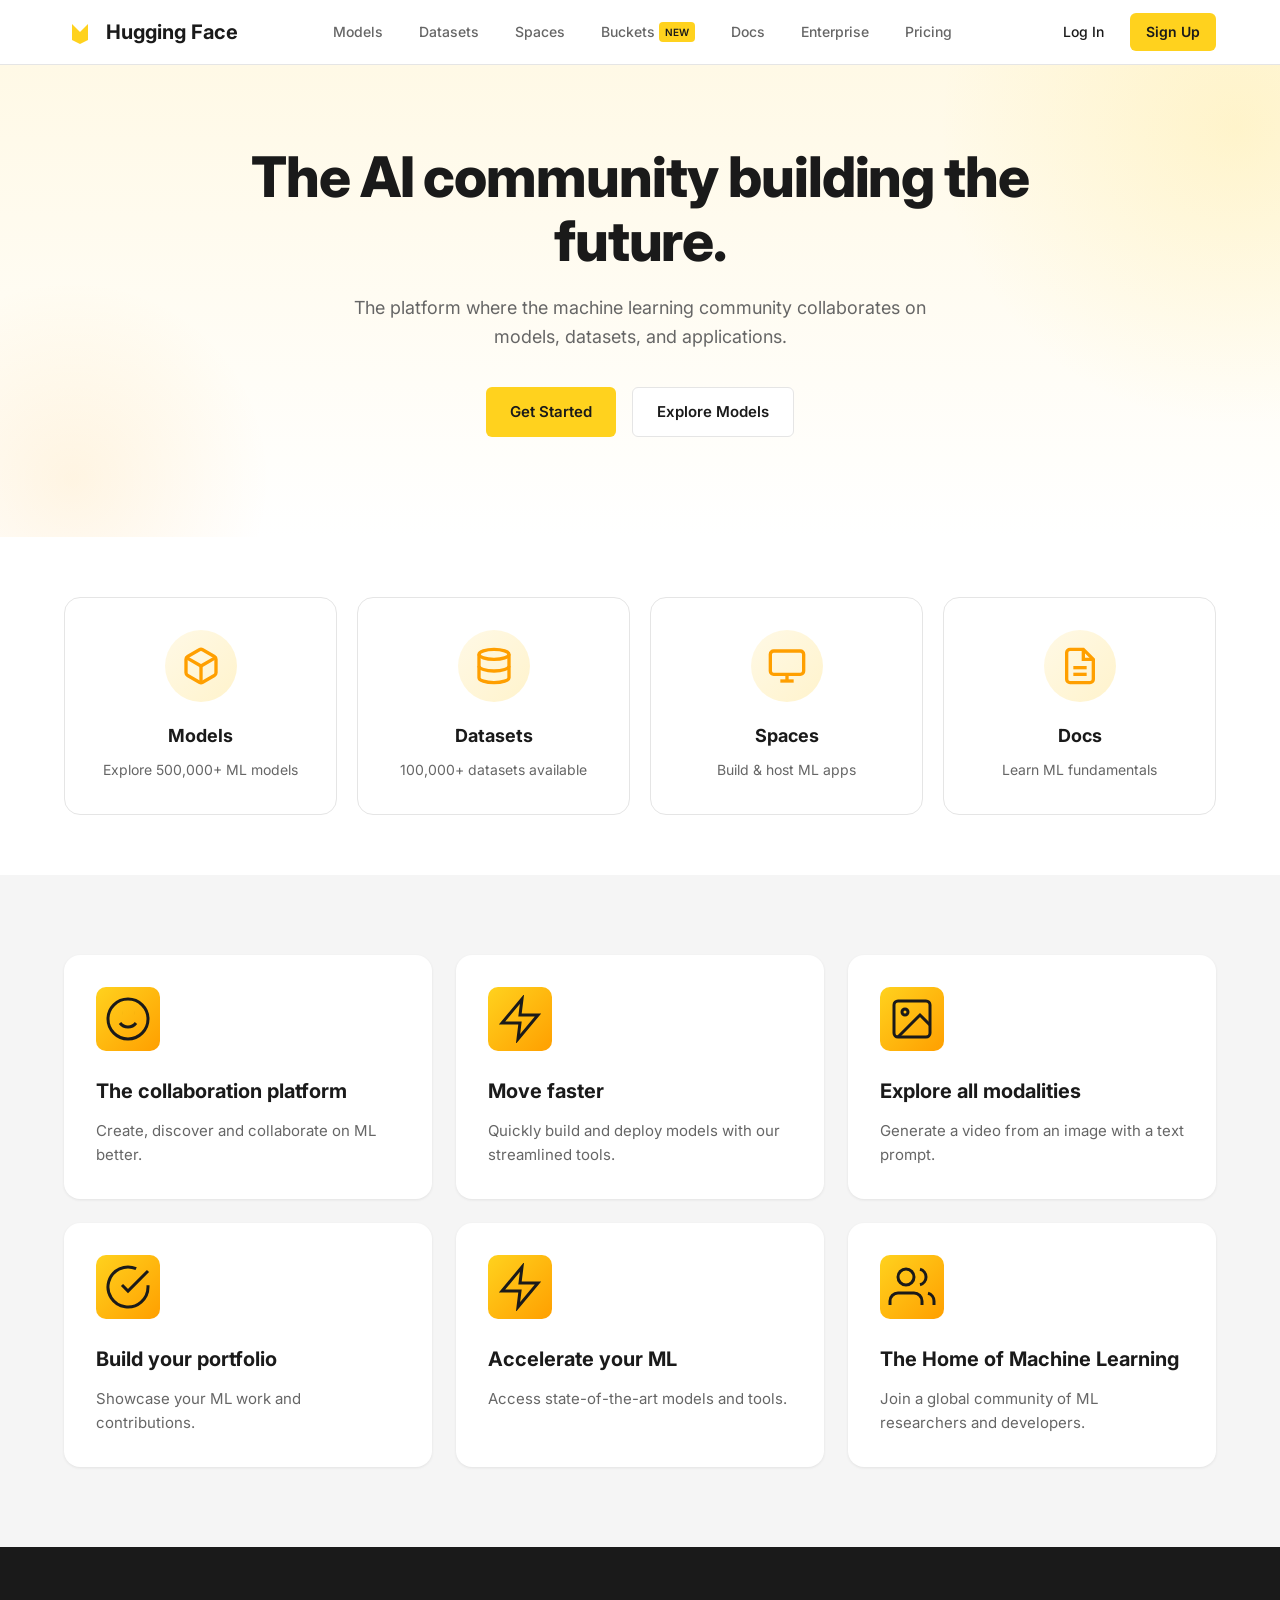
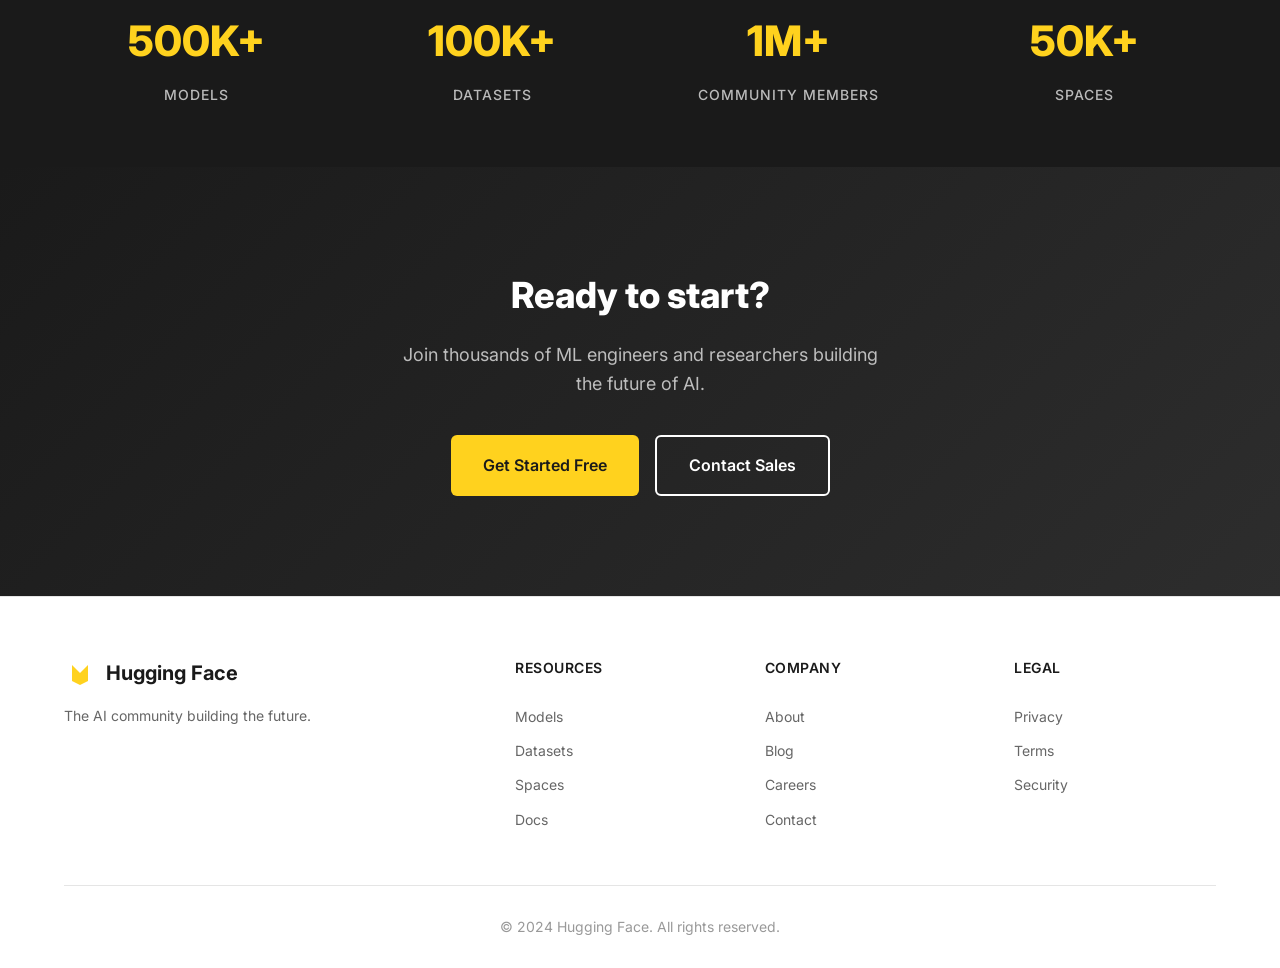
<file: huggingface_clone/index.html>
<!DOCTYPE html>
<html lang="en">
<head>
    <meta charset="UTF-8">
    <meta name="viewport" content="width=device-width, initial-scale=1.0">
    <title>Hugging Face – The AI community building the future.</title>
    <link rel="stylesheet" href="styles.css">
    <link rel="preconnect" href="https://fonts.googleapis.com">
    <link rel="preconnect" href="https://fonts.gstatic.com" crossorigin>
    <link href="https://fonts.googleapis.com/css2?family=Inter:wght@400;500;600;700;800&display=swap" rel="stylesheet">
</head>
<body>
    <!-- Header / Navbar -->
    <header class="navbar">
        <div class="nav-container">
            <a href="#" class="logo">
                <svg width="32" height="32" viewBox="0 0 32 32" fill="none" xmlns="http://www.w3.org/2000/svg">
                    <path d="M24.6 12.8C24.6 12.8 24.6 12.8 24.6 12.8C24.6 12.8 24.6 12.8 24.6 12.8Z" fill="#FFD21E"/>
                    <path d="M20.4 8.4C20.4 8.4 20.4 8.4 20.4 8.4C20.4 8.4 20.4 8.4 20.4 8.4Z" fill="#FFD21E"/>
                    <path d="M16 4C16 4 16 4 16 4C16 4 16 4 16 4Z" fill="#FFD21E"/>
                    <path d="M8 16C8 16 8 16 8 16C8 16 8 16 8 16Z" fill="#FFD21E"/>
                    <path d="M8 20.4C8 20.4 8 20.4 8 20.4C8 20.4 8 20.4 8 20.4Z" fill="#FFD21E"/>
                    <path d="M16 28C16 28 16 28 16 28C16 28 16 28 16 28Z" fill="#FFD21E"/>
                    <path d="M16 16L8 8V24L16 28V16Z" fill="#FFD21E"/>
                    <path d="M16 16L24 8V24L16 28V16Z" fill="#FFD21E"/>
                </svg>
                <span>Hugging Face</span>
            </a>
            <nav class="nav-links">
                <a href="#" class="nav-link">Models</a>
                <a href="#" class="nav-link">Datasets</a>
                <a href="#" class="nav-link">Spaces</a>
                <a href="#" class="nav-link">Buckets <span class="badge-new">new</span></a>
                <a href="#" class="nav-link">Docs</a>
                <a href="#" class="nav-link">Enterprise</a>
                <a href="#" class="nav-link">Pricing</a>
            </nav>
            <div class="nav-actions">
                <a href="#" class="btn-login">Log In</a>
                <a href="#" class="btn-signup">Sign Up</a>
            </div>
            <button class="menu-toggle" id="menuToggle">
                <span></span>
                <span></span>
                <span></span>
            </button>
        </div>
    </header>

    <!-- Mobile Menu -->
    <div class="mobile-menu" id="mobileMenu">
        <a href="#" class="mobile-nav-link">Models</a>
        <a href="#" class="mobile-nav-link">Datasets</a>
        <a href="#" class="mobile-nav-link">Spaces</a>
        <a href="#" class="mobile-nav-link">Buckets <span class="badge-new">new</span></a>
        <a href="#" class="mobile-nav-link">Docs</a>
        <a href="#" class="mobile-nav-link">Enterprise</a>
        <a href="#" class="mobile-nav-link">Pricing</a>
        <div class="mobile-nav-actions">
            <a href="#" class="btn-login">Log In</a>
            <a href="#" class="btn-signup">Sign Up</a>
        </div>
    </div>

    <!-- Hero Section -->
    <section class="hero">
        <div class="hero-content">
            <h1>The AI community building the future.</h1>
            <p>The platform where the machine learning community collaborates on models, datasets, and applications.</p>
            <div class="hero-buttons">
                <a href="#" class="btn btn-primary">Get Started</a>
                <a href="#" class="btn btn-secondary">Explore Models</a>
            </div>
        </div>
    </section>

    <!-- Quick Links Section -->
    <section class="quick-links">
        <div class="container">
            <div class="quick-link-cards">
                <a href="#" class="quick-card">
                    <div class="quick-icon">
                        <svg width="40" height="40" viewBox="0 0 24 24" fill="none" stroke="currentColor" stroke-width="2">
                            <path d="M21 16V8a2 2 0 0 0-1-1.73l-7-4a2 2 0 0 0-2 0l-7 4A2 2 0 0 0 3 8v8a2 2 0 0 0 1 1.73l7 4a2 2 0 0 0 2 0l7-4A2 2 0 0 0 21 16z"/>
                            <polyline points="3.27 6.96 12 12.01 20.73 6.96"/>
                            <line x1="12" y1="22.08" x2="12" y2="12"/>
                        </svg>
                    </div>
                    <h3>Models</h3>
                    <p>Explore 500,000+ ML models</p>
                </a>
                <a href="#" class="quick-card">
                    <div class="quick-icon">
                        <svg width="40" height="40" viewBox="0 0 24 24" fill="none" stroke="currentColor" stroke-width="2">
                            <ellipse cx="12" cy="5" rx="9" ry="3"/>
                            <path d="M21 12c0 1.66-4 3-9 3s-9-1.34-9-3"/>
                            <path d="M3 5v14c0 1.66 4 3 9 3s9-1.34 9-3V5"/>
                        </svg>
                    </div>
                    <h3>Datasets</h3>
                    <p>100,000+ datasets available</p>
                </a>
                <a href="#" class="quick-card">
                    <div class="quick-icon">
                        <svg width="40" height="40" viewBox="0 0 24 24" fill="none" stroke="currentColor" stroke-width="2">
                            <rect x="2" y="3" width="20" height="14" rx="2" ry="2"/>
                            <line x1="8" y1="21" x2="16" y2="21"/>
                            <line x1="12" y1="17" x2="12" y2="21"/>
                        </svg>
                    </div>
                    <h3>Spaces</h3>
                    <p>Build & host ML apps</p>
                </a>
                <a href="#" class="quick-card">
                    <div class="quick-icon">
                        <svg width="40" height="40" viewBox="0 0 24 24" fill="none" stroke="currentColor" stroke-width="2">
                            <path d="M14 2H6a2 2 0 0 0-2 2v16a2 2 0 0 0 2 2h12a2 2 0 0 0 2-2V8z"/>
                            <polyline points="14 2 14 8 20 8"/>
                            <line x1="16" y1="13" x2="8" y2="13"/>
                            <line x1="16" y1="17" x2="8" y2="17"/>
                        </svg>
                    </div>
                    <h3>Docs</h3>
                    <p>Learn ML fundamentals</p>
                </a>
            </div>
        </div>
    </section>

    <!-- Features Section -->
    <section class="features">
        <div class="container">
            <div class="features-grid">
                <div class="feature-card">
                    <div class="feature-icon">
                        <svg width="48" height="48" viewBox="0 0 24 24" fill="none" stroke="currentColor" stroke-width="1.5">
                            <circle cx="12" cy="12" r="10"/>
                            <path d="M8 14s1.5 2 4 2 4-2 4-2"/>
                            <line x1="9" y1="9" x2="9.01" y2="9"/>
                            <line x1="15" y1="9" x2="15.01" y2="9"/>
                        </svg>
                    </div>
                    <h3>The collaboration platform</h3>
                    <p>Create, discover and collaborate on ML better.</p>
                </div>
                <div class="feature-card">
                    <div class="feature-icon">
                        <svg width="48" height="48" viewBox="0 0 24 24" fill="none" stroke="currentColor" stroke-width="1.5">
                            <polygon points="13 2 3 14 12 14 11 22 21 10 12 10 13 2"/>
                        </svg>
                    </div>
                    <h3>Move faster</h3>
                    <p>Quickly build and deploy models with our streamlined tools.</p>
                </div>
                <div class="feature-card">
                    <div class="feature-icon">
                        <svg width="48" height="48" viewBox="0 0 24 24" fill="none" stroke="currentColor" stroke-width="1.5">
                            <rect x="3" y="3" width="18" height="18" rx="2" ry="2"/>
                            <circle cx="8.5" cy="8.5" r="1.5"/>
                            <polyline points="21 15 16 10 5 21"/>
                        </svg>
                    </div>
                    <h3>Explore all modalities</h3>
                    <p>Generate a video from an image with a text prompt.</p>
                </div>
                <div class="feature-card">
                    <div class="feature-icon">
                        <svg width="48" height="48" viewBox="0 0 24 24" fill="none" stroke="currentColor" stroke-width="1.5">
                            <path d="M22 11.08V12a10 10 0 1 1-5.93-9.14"/>
                            <polyline points="22 4 12 14.01 9 11.01"/>
                        </svg>
                    </div>
                    <h3>Build your portfolio</h3>
                    <p>Showcase your ML work and contributions.</p>
                </div>
                <div class="feature-card">
                    <div class="feature-icon">
                        <svg width="48" height="48" viewBox="0 0 24 24" fill="none" stroke="currentColor" stroke-width="1.5">
                            <path d="M13 2L3 14h9l-1 8 10-12h-9l1-8z"/>
                        </svg>
                    </div>
                    <h3>Accelerate your ML</h3>
                    <p>Access state-of-the-art models and tools.</p>
                </div>
                <div class="feature-card">
                    <div class="feature-icon">
                        <svg width="48" height="48" viewBox="0 0 24 24" fill="none" stroke="currentColor" stroke-width="1.5">
                            <path d="M17 21v-2a4 4 0 0 0-4-4H5a4 4 0 0 0-4 4v2"/>
                            <circle cx="9" cy="7" r="4"/>
                            <path d="M23 21v-2a4 4 0 0 0-3-3.87"/>
                            <path d="M16 3.13a4 4 0 0 1 0 7.75"/>
                        </svg>
                    </div>
                    <h3>The Home of Machine Learning</h3>
                    <p>Join a global community of ML researchers and developers.</p>
                </div>
            </div>
        </div>
    </section>

    <!-- Stats Section -->
    <section class="stats">
        <div class="container">
            <div class="stats-grid">
                <div class="stat-item">
                    <span class="stat-number">500K+</span>
                    <span class="stat-label">Models</span>
                </div>
                <div class="stat-item">
                    <span class="stat-number">100K+</span>
                    <span class="stat-label">Datasets</span>
                </div>
                <div class="stat-item">
                    <span class="stat-number">1M+</span>
                    <span class="stat-label">Community Members</span>
                </div>
                <div class="stat-item">
                    <span class="stat-number">50K+</span>
                    <span class="stat-label">Spaces</span>
                </div>
            </div>
        </div>
    </section>

    <!-- CTA Section -->
    <section class="cta">
        <div class="container">
            <h2>Ready to start?</h2>
            <p>Join thousands of ML engineers and researchers building the future of AI.</p>
            <div class="cta-buttons">
                <a href="#" class="btn btn-primary btn-large">Get Started Free</a>
                <a href="#" class="btn btn-outline btn-large">Contact Sales</a>
            </div>
        </div>
    </section>

    <!-- Footer -->
    <footer class="footer">
        <div class="container">
            <div class="footer-grid">
                <div class="footer-brand">
                    <a href="#" class="logo">
                        <svg width="32" height="32" viewBox="0 0 32 32" fill="none" xmlns="http://www.w3.org/2000/svg">
                            <path d="M24.6 12.8C24.6 12.8 24.6 12.8 24.6 12.8C24.6 12.8 24.6 12.8 24.6 12.8Z" fill="#FFD21E"/>
                            <path d="M20.4 8.4C20.4 8.4 20.4 8.4 20.4 8.4C20.4 8.4 20.4 8.4 20.4 8.4Z" fill="#FFD21E"/>
                            <path d="M16 4C16 4 16 4 16 4C16 4 16 4 16 4Z" fill="#FFD21E"/>
                            <path d="M8 16C8 16 8 16 8 16C8 16 8 16 8 16Z" fill="#FFD21E"/>
                            <path d="M8 20.4C8 20.4 8 20.4 8 20.4C8 20.4 8 20.4 8 20.4Z" fill="#FFD21E"/>
                            <path d="M16 28C16 28 16 28 16 28C16 28 16 28 16 28Z" fill="#FFD21E"/>
                            <path d="M16 16L8 8V24L16 28V16Z" fill="#FFD21E"/>
                            <path d="M16 16L24 8V24L16 28V16Z" fill="#FFD21E"/>
                        </svg>
                        <span>Hugging Face</span>
                    </a>
                    <p>The AI community building the future.</p>
                </div>
                <div class="footer-links">
                    <h4>Resources</h4>
                    <a href="#">Models</a>
                    <a href="#">Datasets</a>
                    <a href="#">Spaces</a>
                    <a href="#">Docs</a>
                </div>
                <div class="footer-links">
                    <h4>Company</h4>
                    <a href="#">About</a>
                    <a href="#">Blog</a>
                    <a href="#">Careers</a>
                    <a href="#">Contact</a>
                </div>
                <div class="footer-links">
                    <h4>Legal</h4>
                    <a href="#">Privacy</a>
                    <a href="#">Terms</a>
                    <a href="#">Security</a>
                </div>
            </div>
            <div class="footer-bottom">
                <p>&copy; 2024 Hugging Face. All rights reserved.</p>
            </div>
        </div>
    </footer>

    <script src="script.js"></script>
</body>
</html>
</file>
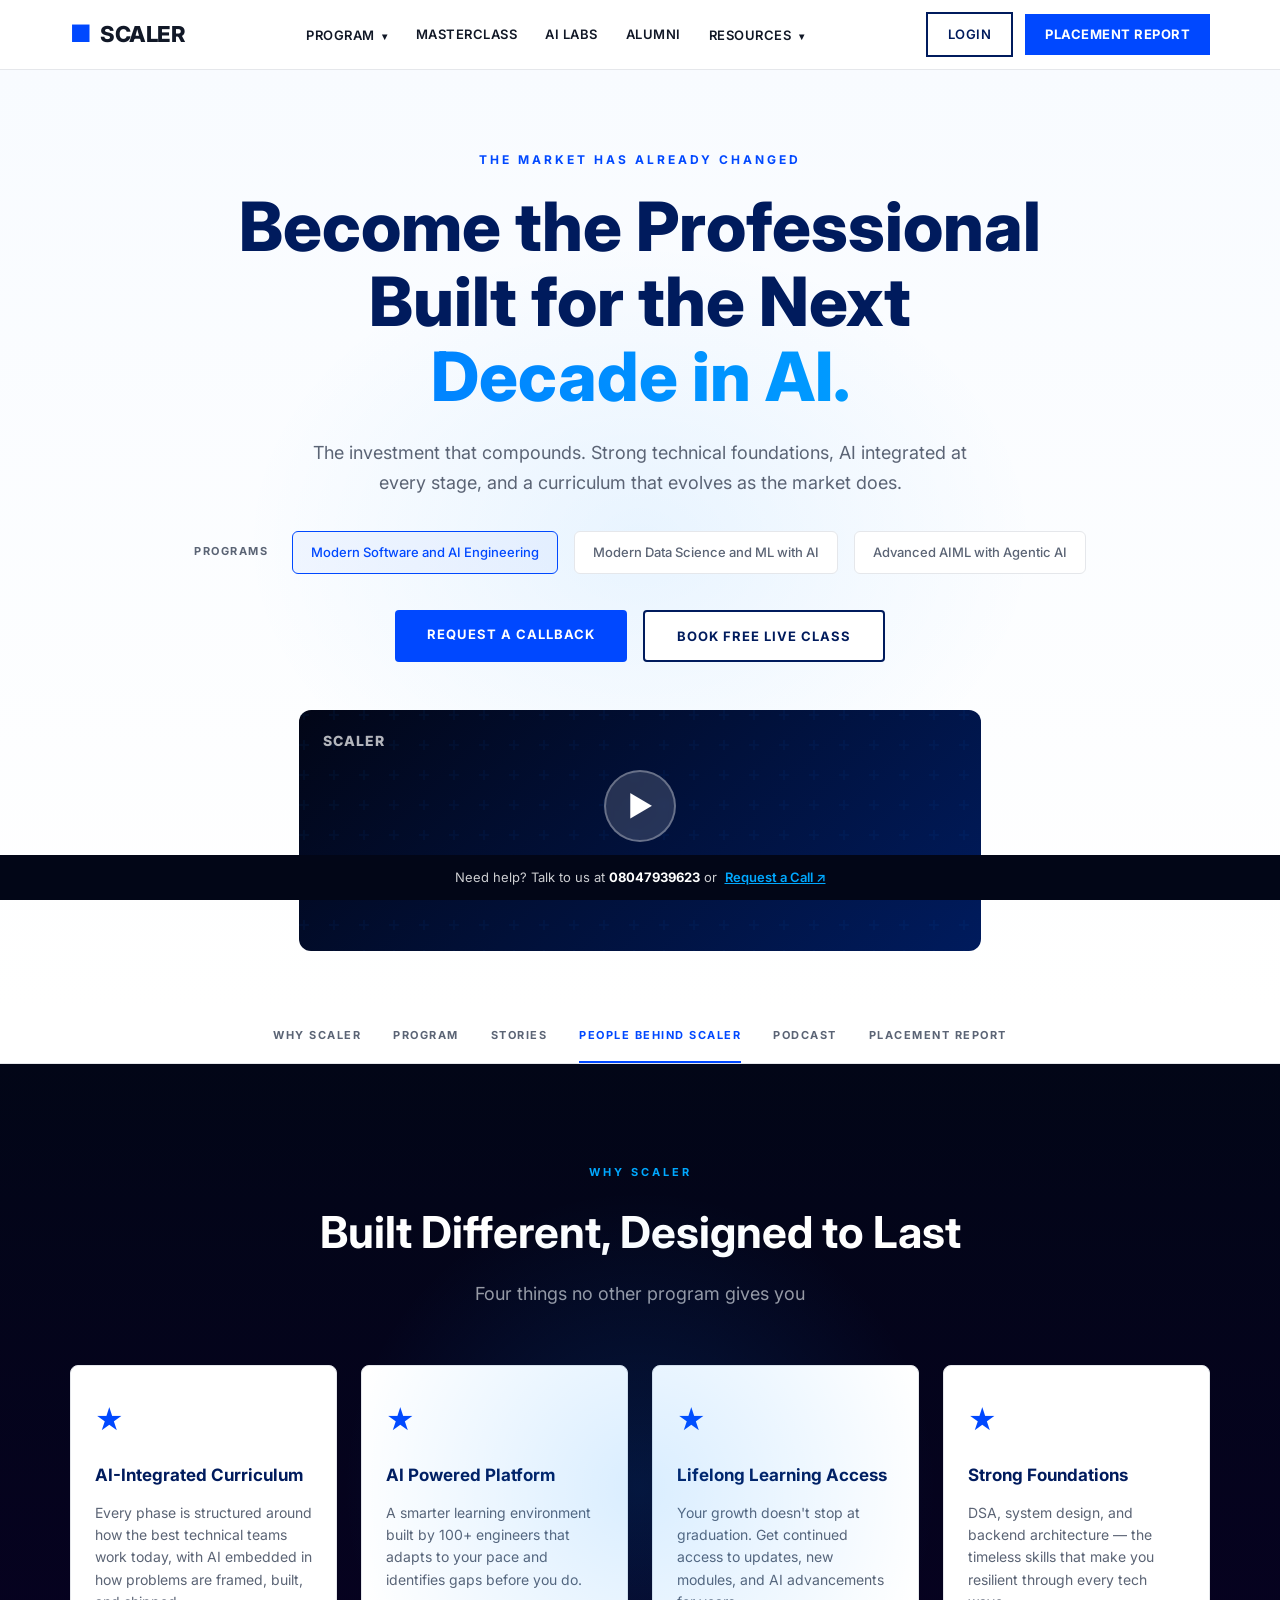
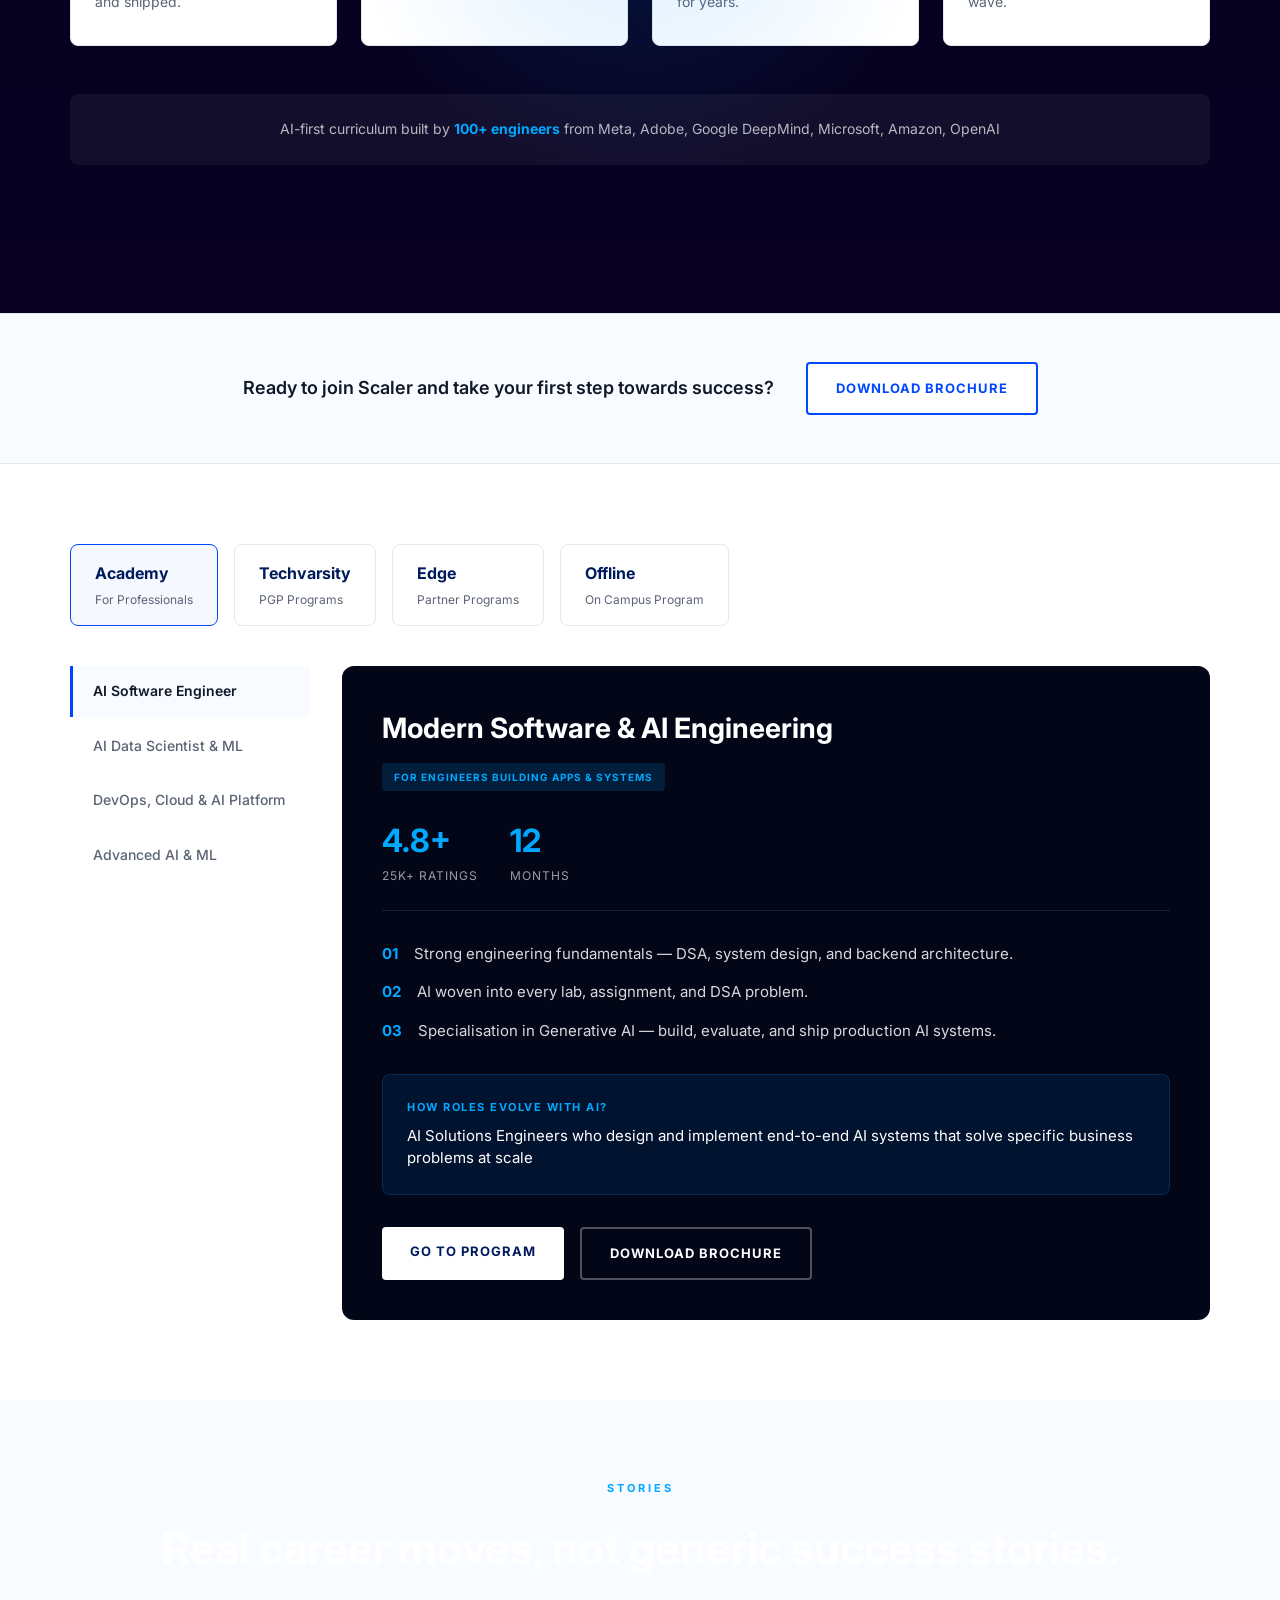
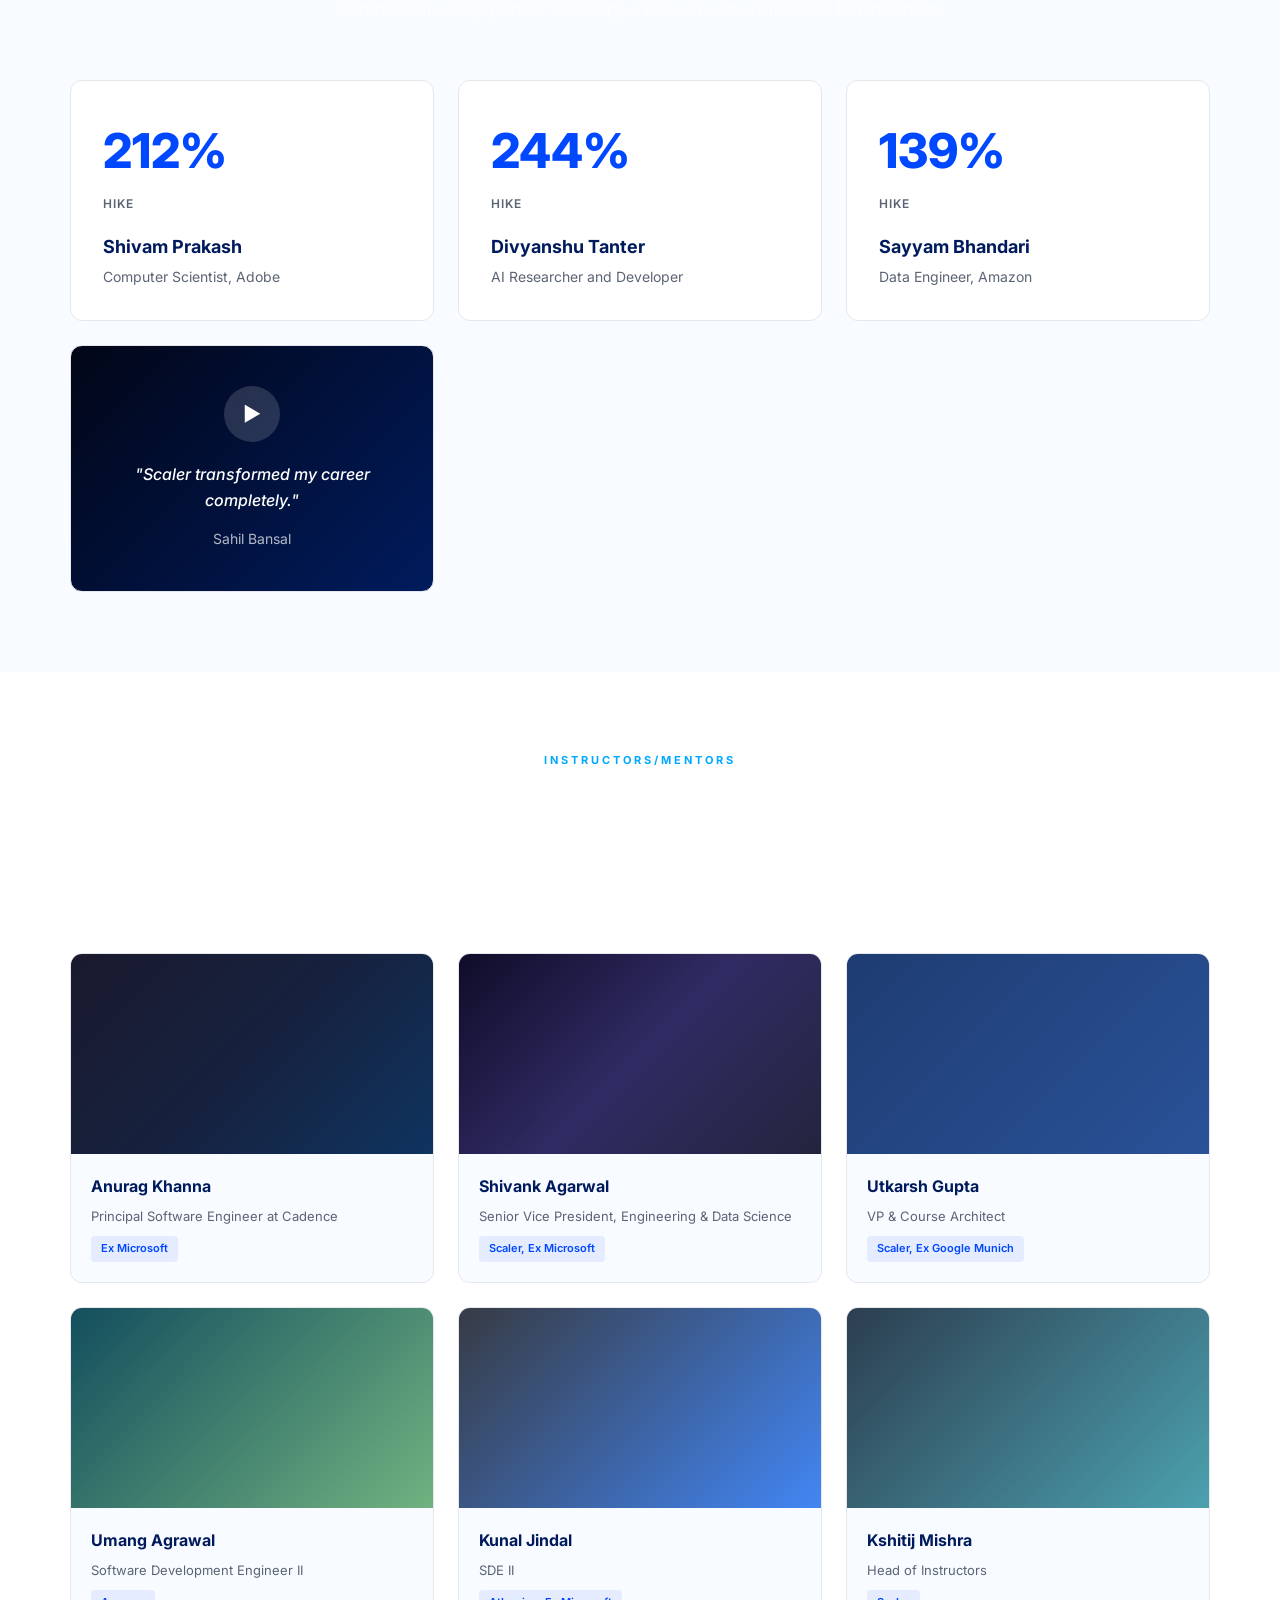
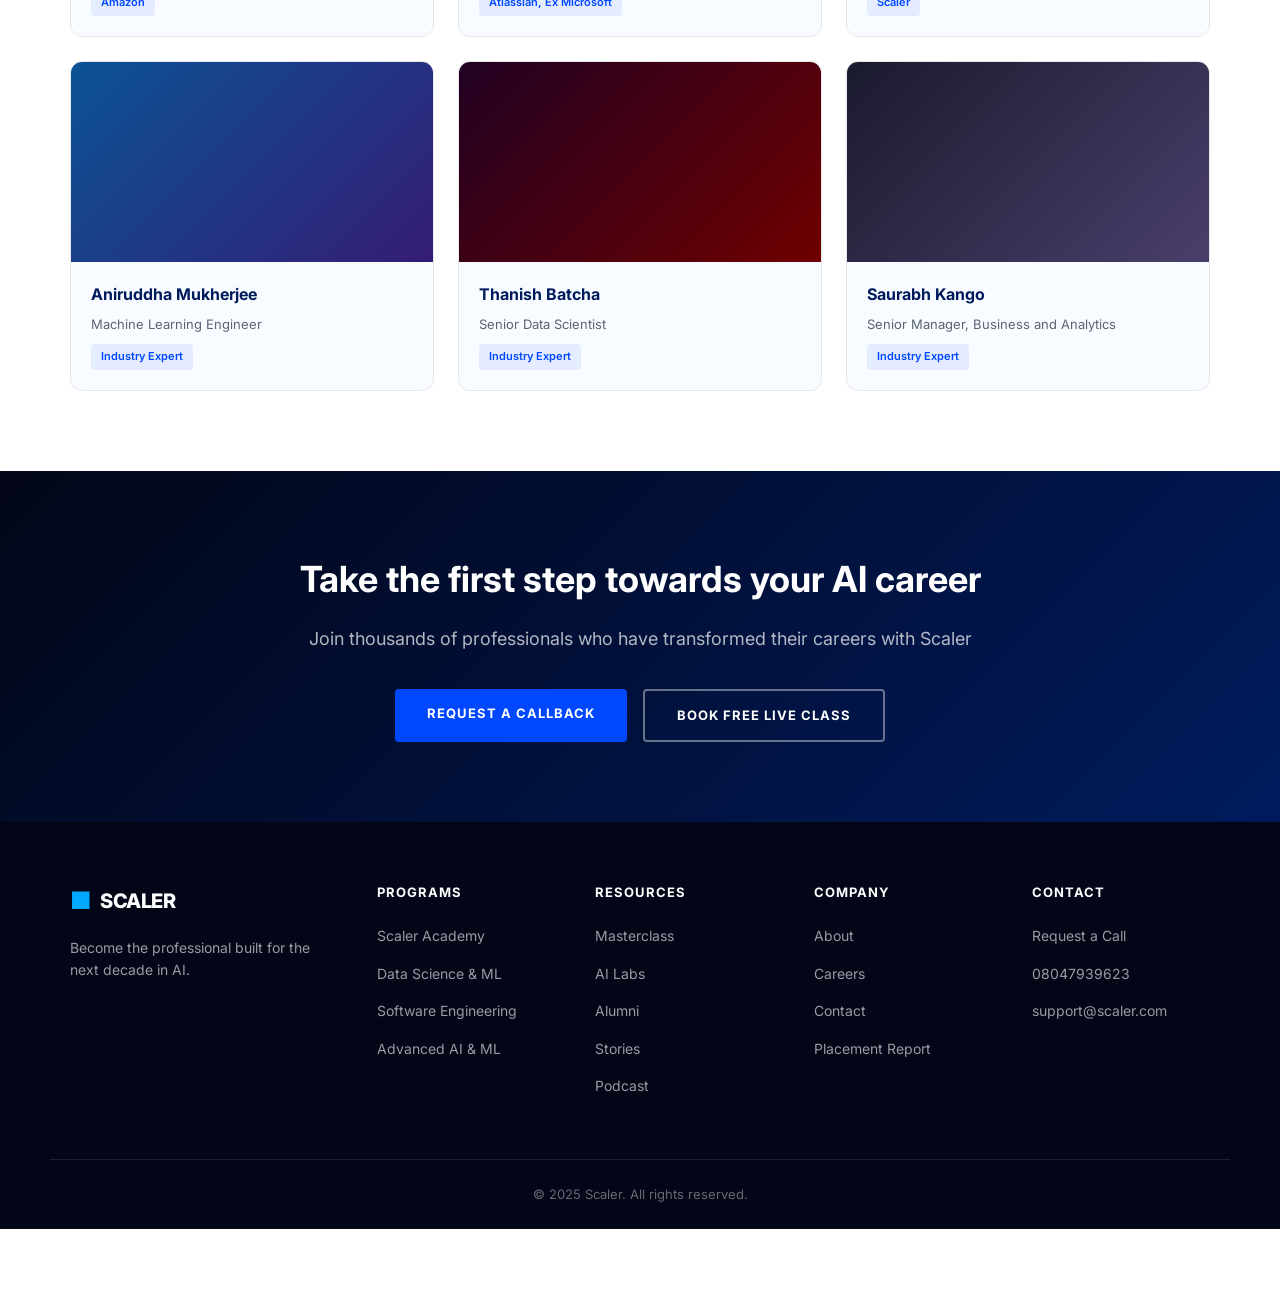
<file: scaler-clone/index.html>
<!DOCTYPE html>
<html lang="en">
<head>
    <meta charset="UTF-8">
    <meta name="viewport" content="width=device-width, initial-scale=1.0">
    <title>Scaler - Become the Professional Built for the Next Decade in AI</title>
    <link rel="stylesheet" href="styles.css">
    <link rel="preconnect" href="https://fonts.googleapis.com">
    <link rel="preconnect" href="https://fonts.gstatic.com" crossorigin>
    <link href="https://fonts.googleapis.com/css2?family=Inter:wght@400;500;600;700;800&display=swap" rel="stylesheet">
</head>
<body>
    <!-- Header -->
    <header class="site-header">
        <div class="header-container">
            <a href="#" class="logo">
                <span class="logo-mark">&#9632;</span>
                <span class="logo-text">SCALER</span>
            </a>
            <nav class="main-nav">
                <div class="nav-item dropdown">
                    <a href="#" class="nav-link">PROGRAM <span class="chevron">&#9662;</span></a>
                </div>
                <a href="#" class="nav-link">MASTERCLASS</a>
                <a href="#" class="nav-link">AI LABS</a>
                <a href="#" class="nav-link">ALUMNI</a>
                <div class="nav-item dropdown">
                    <a href="#" class="nav-link">RESOURCES <span class="chevron">&#9662;</span></a>
                </div>
            </nav>
            <div class="header-actions">
                <a href="#" class="btn-login">LOGIN</a>
                <a href="#" class="btn-placement">PLACEMENT REPORT</a>
            </div>
            <button class="mobile-menu-btn" aria-label="Menu">
                <span></span>
                <span></span>
                <span></span>
            </button>
        </div>
    </header>

    <!-- Hero Section -->
    <section class="hero">
        <div class="hero-bg-effect"></div>
        <div class="container hero-content">
            <p class="eyebrow">THE MARKET HAS ALREADY CHANGED</p>
            <h1 class="hero-title">
                <span class="line">Become the Professional</span>
                <span class="line">Built for the Next</span>
                <span class="line gradient-text">Decade in AI.</span>
            </h1>
            <p class="hero-subtitle">The investment that compounds. Strong technical foundations, AI integrated at every stage, and a curriculum that evolves as the market does.</p>
            
            <div class="program-tabs">
                <span class="program-label">PROGRAMS</span>
                <div class="program-tab active">Modern Software and AI Engineering</div>
                <div class="program-tab">Modern Data Science and ML with AI</div>
                <div class="program-tab">Advanced AIML with Agentic AI</div>
            </div>

            <div class="hero-ctas">
                <a href="#" class="btn-primary">REQUEST A CALLBACK</a>
                <a href="#" class="btn-secondary">BOOK FREE LIVE CLASS</a>
            </div>

            <div class="hero-video-card">
                <div class="video-thumbnail">
                    <div class="play-button">&#9658;</div>
                    <div class="video-logo">SCALER</div>
                    <p class="video-title">Built For The Next Decade, This Is The New Scaler</p>
                </div>
            </div>
        </div>
    </section>

    <!-- Section Navigation -->
    <nav class="section-nav">
        <div class="container section-nav-inner">
            <a href="#why-scaler" class="section-nav-link active">WHY SCALER</a>
            <a href="#program" class="section-nav-link">PROGRAM</a>
            <a href="#stories" class="section-nav-link">STORIES</a>
            <a href="#mentors" class="section-nav-link">PEOPLE BEHIND SCALER</a>
            <a href="#" class="section-nav-link">PODCAST</a>
            <a href="#" class="section-nav-link">PLACEMENT REPORT</a>
        </div>
    </nav>

    <!-- Why Scaler Section -->
    <section class="why-scaler" id="why-scaler">
        <div class="container">
            <p class="section-eyebrow">WHY SCALER</p>
            <h2 class="section-heading">Built Different, Designed to Last</h2>
            <p class="section-subheading">Four things no other program gives you</p>

            <div class="why-cards">
                <div class="why-card">
                    <div class="card-icon">&#9733;</div>
                    <h3>AI-Integrated Curriculum</h3>
                    <p>Every phase is structured around how the best technical teams work today, with AI embedded in how problems are framed, built, and shipped.</p>
                </div>
                <div class="why-card">
                    <div class="card-icon">&#9733;</div>
                    <h3>AI Powered Platform</h3>
                    <p>A smarter learning environment built by 100+ engineers that adapts to your pace and identifies gaps before you do.</p>
                </div>
                <div class="why-card">
                    <div class="card-icon">&#9733;</div>
                    <h3>Lifelong Learning Access</h3>
                    <p>Your growth doesn't stop at graduation. Get continued access to updates, new modules, and AI advancements for years.</p>
                </div>
                <div class="why-card">
                    <div class="card-icon">&#9733;</div>
                    <h3>Strong Foundations</h3>
                    <p>DSA, system design, and backend architecture — the timeless skills that make you resilient through every tech wave.</p>
                </div>
            </div>

            <div class="company-strip">
                <p>AI-first curriculum built by <strong>100+ engineers</strong> from Meta, Adobe, Google DeepMind, Microsoft, Amazon, OpenAI</p>
            </div>
        </div>
    </section>

    <!-- Brochure CTA -->
    <section class="brochure-cta">
        <div class="container brochure-inner">
            <p>Ready to join Scaler and take your first step towards success?</p>
            <a href="#" class="btn-brochure">DOWNLOAD BROCHURE</a>
        </div>
    </section>

    <!-- Program Section -->
    <section class="program-section" id="program">
        <div class="container">
            <div class="program-tabs-main">
                <div class="program-category active">
                    <span class="cat-name">Academy</span>
                    <span class="cat-desc">For Professionals</span>
                </div>
                <div class="program-category">
                    <span class="cat-name">Techvarsity</span>
                    <span class="cat-desc">PGP Programs</span>
                </div>
                <div class="program-category">
                    <span class="cat-name">Edge</span>
                    <span class="cat-desc">Partner Programs</span>
                </div>
                <div class="program-category">
                    <span class="cat-name">Offline</span>
                    <span class="cat-desc">On Campus Program</span>
                </div>
            </div>

            <div class="program-layout">
                <aside class="program-sidebar">
                    <div class="sidebar-item active">AI Software Engineer</div>
                    <div class="sidebar-item">AI Data Scientist & ML</div>
                    <div class="sidebar-item">DevOps, Cloud & AI Platform</div>
                    <div class="sidebar-item">Advanced AI & ML</div>
                </aside>

                <div class="program-card-main">
                    <div class="program-card">
                        <div class="program-card-header">
                            <h3>Modern Software & AI Engineering</h3>
                            <span class="program-badge">FOR ENGINEERS BUILDING APPS & SYSTEMS</span>
                        </div>
                        <div class="program-meta">
                            <div class="meta-item">
                                <span class="meta-value">4.8+</span>
                                <span class="meta-label">25K+ Ratings</span>
                            </div>
                            <div class="meta-item">
                                <span class="meta-value">12</span>
                                <span class="meta-label">Months</span>
                            </div>
                        </div>
                        <ul class="program-features">
                            <li><span class="feat-num">01</span> Strong engineering fundamentals — DSA, system design, and backend architecture.</li>
                            <li><span class="feat-num">02</span> AI woven into every lab, assignment, and DSA problem.</li>
                            <li><span class="feat-num">03</span> Specialisation in Generative AI — build, evaluate, and ship production AI systems.</li>
                        </ul>
                        <div class="ai-roles-card">
                            <h4>HOW ROLES EVOLVE WITH AI?</h4>
                            <p>AI Solutions Engineers who design and implement end-to-end AI systems that solve specific business problems at scale</p>
                        </div>
                        <div class="program-actions">
                            <a href="#" class="btn-white">GO TO PROGRAM</a>
                            <a href="#" class="btn-blue-outline">DOWNLOAD BROCHURE</a>
                        </div>
                    </div>
                </div>
            </div>
        </div>
    </section>

    <!-- Stories Section -->
    <section class="stories-section" id="stories">
        <div class="container">
            <p class="section-eyebrow">STORIES</p>
            <h2 class="section-heading">Real career moves, not generic success stories.</h2>
            <p class="section-subheading">Numbers are only part of the story. These are the role shifts behind them.</p>

            <div class="stories-grid">
                <div class="story-card">
                    <div class="story-hike">212%</div>
                    <p class="story-hike-label">Hike</p>
                    <div class="story-info">
                        <h4>Shivam Prakash</h4>
                        <p>Computer Scientist, Adobe</p>
                    </div>
                </div>
                <div class="story-card">
                    <div class="story-hike">244%</div>
                    <p class="story-hike-label">Hike</p>
                    <div class="story-info">
                        <h4>Divyanshu Tanter</h4>
                        <p>AI Researcher and Developer</p>
                    </div>
                </div>
                <div class="story-card">
                    <div class="story-hike">139%</div>
                    <p class="story-hike-label">Hike</p>
                    <div class="story-info">
                        <h4>Sayyam Bhandari</h4>
                        <p>Data Engineer, Amazon</p>
                    </div>
                </div>
                <div class="story-card video-card">
                    <div class="video-play">&#9658;</div>
                    <div class="video-info">
                        <p class="video-quote">"Scaler transformed my career completely."</p>
                        <span class="video-author">Sahil Bansal</span>
                    </div>
                </div>
            </div>
        </div>
    </section>

    <!-- People Behind Scaler -->
    <section class="mentors-section" id="mentors">
        <div class="container">
            <p class="section-eyebrow">INSTRUCTORS/MENTORS</p>
            <h2 class="section-heading">The People Behind Scaler</h2>
            <p class="section-subheading">Instructors, mentors, and leaders from industry who shape what you learn and how you grow.</p>

            <div class="mentors-grid">
                <div class="mentor-card">
                    <div class="mentor-image mentor-1"></div>
                    <div class="mentor-info">
                        <h4>Anurag Khanna</h4>
                        <p>Principal Software Engineer at Cadence</p>
                        <span class="mentor-company">Ex Microsoft</span>
                    </div>
                </div>
                <div class="mentor-card">
                    <div class="mentor-image mentor-2"></div>
                    <div class="mentor-info">
                        <h4>Shivank Agarwal</h4>
                        <p>Senior Vice President, Engineering & Data Science</p>
                        <span class="mentor-company">Scaler, Ex Microsoft</span>
                    </div>
                </div>
                <div class="mentor-card">
                    <div class="mentor-image mentor-3"></div>
                    <div class="mentor-info">
                        <h4>Utkarsh Gupta</h4>
                        <p>VP & Course Architect</p>
                        <span class="mentor-company">Scaler, Ex Google Munich</span>
                    </div>
                </div>
                <div class="mentor-card">
                    <div class="mentor-image mentor-4"></div>
                    <div class="mentor-info">
                        <h4>Umang Agrawal</h4>
                        <p>Software Development Engineer II</p>
                        <span class="mentor-company">Amazon</span>
                    </div>
                </div>
                <div class="mentor-card">
                    <div class="mentor-image mentor-5"></div>
                    <div class="mentor-info">
                        <h4>Kunal Jindal</h4>
                        <p>SDE II</p>
                        <span class="mentor-company">Atlassian, Ex Microsoft</span>
                    </div>
                </div>
                <div class="mentor-card">
                    <div class="mentor-image mentor-6"></div>
                    <div class="mentor-info">
                        <h4>Kshitij Mishra</h4>
                        <p>Head of Instructors</p>
                        <span class="mentor-company">Scaler</span>
                    </div>
                </div>
                <div class="mentor-card">
                    <div class="mentor-image mentor-7"></div>
                    <div class="mentor-info">
                        <h4>Aniruddha Mukherjee</h4>
                        <p>Machine Learning Engineer</p>
                        <span class="mentor-company">Industry Expert</span>
                    </div>
                </div>
                <div class="mentor-card">
                    <div class="mentor-image mentor-8"></div>
                    <div class="mentor-info">
                        <h4>Thanish Batcha</h4>
                        <p>Senior Data Scientist</p>
                        <span class="mentor-company">Industry Expert</span>
                    </div>
                </div>
                <div class="mentor-card">
                    <div class="mentor-image mentor-9"></div>
                    <div class="mentor-info">
                        <h4>Saurabh Kango</h4>
                        <p>Senior Manager, Business and Analytics</p>
                        <span class="mentor-company">Industry Expert</span>
                    </div>
                </div>
            </div>
        </div>
    </section>

    <!-- Final CTA -->
    <section class="final-cta">
        <div class="container final-cta-inner">
            <h2>Take the first step towards your AI career</h2>
            <p>Join thousands of professionals who have transformed their careers with Scaler</p>
            <div class="cta-buttons">
                <a href="#" class="btn-primary">REQUEST A CALLBACK</a>
                <a href="#" class="btn-secondary-light">BOOK FREE LIVE CLASS</a>
            </div>
        </div>
    </section>

    <!-- Footer -->
    <footer class="site-footer">
        <div class="container footer-grid">
            <div class="footer-col">
                <div class="footer-logo">
                    <span class="logo-mark">&#9632;</span>
                    <span class="logo-text">SCALER</span>
                </div>
                <p class="footer-tagline">Become the professional built for the next decade in AI.</p>
            </div>
            <div class="footer-col">
                <h4>Programs</h4>
                <ul>
                    <li><a href="#">Scaler Academy</a></li>
                    <li><a href="#">Data Science & ML</a></li>
                    <li><a href="#">Software Engineering</a></li>
                    <li><a href="#">Advanced AI & ML</a></li>
                </ul>
            </div>
            <div class="footer-col">
                <h4>Resources</h4>
                <ul>
                    <li><a href="#">Masterclass</a></li>
                    <li><a href="#">AI Labs</a></li>
                    <li><a href="#">Alumni</a></li>
                    <li><a href="#">Stories</a></li>
                    <li><a href="#">Podcast</a></li>
                </ul>
            </div>
            <div class="footer-col">
                <h4>Company</h4>
                <ul>
                    <li><a href="#">About</a></li>
                    <li><a href="#">Careers</a></li>
                    <li><a href="#">Contact</a></li>
                    <li><a href="#">Placement Report</a></li>
                </ul>
            </div>
            <div class="footer-col">
                <h4>Contact</h4>
                <ul>
                    <li><a href="#">Request a Call</a></li>
                    <li><a href="tel:08047939623">08047939623</a></li>
                    <li><a href="mailto:support@scaler.com">support@scaler.com</a></li>
                </ul>
            </div>
        </div>
        <div class="footer-bottom">
            <div class="container footer-bottom-inner">
                <p>&copy; 2025 Scaler. All rights reserved.</p>
            </div>
        </div>
    </footer>

    <!-- Bottom Help Bar -->
    <div class="bottom-help-bar">
        <p>Need help? Talk to us at <strong>08047939623</strong> or <a href="#" class="help-link">Request a Call &#8599;</a></p>
    </div>

    <script src="script.js" defer></script>
</body>
</html>
</file>
<file: huggingface_clone/styles.css>
/* ===== BASE STYLES ===== */
:root {
    --hf-yellow: #FFD21E;
    --hf-yellow-hover: #F5C400;
    --hf-orange: #FF9F00;
    --text-primary: #1A1A1A;
    --text-secondary: #666666;
    --text-muted: #999999;
    --bg-primary: #FFFFFF;
    --bg-secondary: #F5F5F5;
    --bg-dark: #1A1A1A;
    --border-color: #E5E5E5;
    --shadow-sm: 0 1px 3px rgba(0,0,0,0.08);
    --shadow-md: 0 4px 12px rgba(0,0,0,0.1);
    --shadow-lg: 0 8px 30px rgba(0,0,0,0.12);
    --radius-sm: 6px;
    --radius-md: 10px;
    --radius-lg: 16px;
    --transition: all 0.2s ease;
}

* {
    margin: 0;
    padding: 0;
    box-sizing: border-box;
}

html {
    scroll-behavior: smooth;
}

body {
    font-family: 'Inter', -apple-system, BlinkMacSystemFont, 'Segoe UI', Roboto, sans-serif;
    font-size: 16px;
    line-height: 1.6;
    color: var(--text-primary);
    background: var(--bg-primary);
    -webkit-font-smoothing: antialiased;
}

.container {
    max-width: 1200px;
    margin: 0 auto;
    padding: 0 24px;
}

a {
    text-decoration: none;
    color: inherit;
}

/* ===== NAVBAR ===== */
.navbar {
    position: sticky;
    top: 0;
    z-index: 1000;
    background: rgba(255, 255, 255, 0.95);
    backdrop-filter: blur(10px);
    border-bottom: 1px solid var(--border-color);
    padding: 0;
}

.nav-container {
    max-width: 1200px;
    margin: 0 auto;
    padding: 0 24px;
    display: flex;
    align-items: center;
    justify-content: space-between;
    height: 64px;
}

.logo {
    display: flex;
    align-items: center;
    gap: 10px;
    font-weight: 700;
    font-size: 20px;
    color: var(--text-primary);
}

.logo svg {
    flex-shrink: 0;
}

.nav-links {
    display: flex;
    align-items: center;
    gap: 8px;
}

.nav-link {
    display: flex;
    align-items: center;
    gap: 4px;
    padding: 8px 14px;
    font-size: 14px;
    font-weight: 500;
    color: var(--text-secondary);
    border-radius: var(--radius-sm);
    transition: var(--transition);
}

.nav-link:hover {
    color: var(--text-primary);
    background: var(--bg-secondary);
}

.badge-new {
    background: var(--hf-yellow);
    color: var(--text-primary);
    font-size: 10px;
    font-weight: 600;
    padding: 2px 6px;
    border-radius: 4px;
    text-transform: uppercase;
}

.nav-actions {
    display: flex;
    align-items: center;
    gap: 10px;
}

.btn-login {
    padding: 8px 16px;
    font-size: 14px;
    font-weight: 500;
    color: var(--text-primary);
    border-radius: var(--radius-sm);
    transition: var(--transition);
}

.btn-login:hover {
    background: var(--bg-secondary);
}

.btn-signup {
    padding: 8px 16px;
    font-size: 14px;
    font-weight: 600;
    color: var(--text-primary);
    background: var(--hf-yellow);
    border-radius: var(--radius-sm);
    transition: var(--transition);
}

.btn-signup:hover {
    background: var(--hf-yellow-hover);
}

.menu-toggle {
    display: none;
    flex-direction: column;
    gap: 5px;
    background: none;
    border: none;
    cursor: pointer;
    padding: 8px;
}

.menu-toggle span {
    display: block;
    width: 22px;
    height: 2px;
    background: var(--text-primary);
    border-radius: 2px;
    transition: var(--transition);
}

/* ===== MOBILE MENU ===== */
.mobile-menu {
    display: none;
    flex-direction: column;
    background: var(--bg-primary);
    border-bottom: 1px solid var(--border-color);
    padding: 16px 24px;
    gap: 4px;
}

.mobile-menu.active {
    display: flex;
}

.mobile-nav-link {
    display: flex;
    align-items: center;
    gap: 8px;
    padding: 12px 0;
    font-size: 16px;
    font-weight: 500;
    color: var(--text-primary);
    border-bottom: 1px solid var(--border-color);
}

.mobile-nav-actions {
    display: flex;
    gap: 12px;
    margin-top: 16px;
}

.mobile-nav-actions .btn-login,
.mobile-nav-actions .btn-signup {
    flex: 1;
    text-align: center;
}

/* ===== HERO SECTION ===== */
.hero {
    position: relative;
    padding: 80px 0 100px;
    background: linear-gradient(180deg, #FFF9E6 0%, #FFFFFF 100%);
    overflow: hidden;
}

.hero::before {
    content: '';
    position: absolute;
    top: -50%;
    right: -20%;
    width: 600px;
    height: 600px;
    background: radial-gradient(circle, rgba(255,210,30,0.15) 0%, transparent 70%);
    border-radius: 50%;
    pointer-events: none;
}

.hero::after {
    content: '';
    position: absolute;
    bottom: -30%;
    left: -10%;
    width: 400px;
    height: 400px;
    background: radial-gradient(circle, rgba(255,159,0,0.1) 0%, transparent 70%);
    border-radius: 50%;
    pointer-events: none;
}

.hero-content {
    position: relative;
    z-index: 1;
    max-width: 800px;
    margin: 0 auto;
    text-align: center;
}

.hero h1 {
    font-size: clamp(36px, 6vw, 56px);
    font-weight: 800;
    line-height: 1.15;
    color: var(--text-primary);
    margin-bottom: 20px;
    letter-spacing: -0.02em;
}

.hero p {
    font-size: 18px;
    color: var(--text-secondary);
    margin-bottom: 36px;
    max-width: 600px;
    margin-left: auto;
    margin-right: auto;
}

.hero-buttons {
    display: flex;
    gap: 16px;
    justify-content: center;
    flex-wrap: wrap;
}

/* ===== BUTTONS ===== */
.btn {
    display: inline-flex;
    align-items: center;
    justify-content: center;
    padding: 12px 24px;
    font-size: 15px;
    font-weight: 600;
    border-radius: var(--radius-sm);
    transition: var(--transition);
    cursor: pointer;
    border: none;
}

.btn-primary {
    background: var(--hf-yellow);
    color: var(--text-primary);
}

.btn-primary:hover {
    background: var(--hf-yellow-hover);
    transform: translateY(-1px);
    box-shadow: var(--shadow-md);
}

.btn-secondary {
    background: var(--bg-primary);
    color: var(--text-primary);
    border: 1px solid var(--border-color);
}

.btn-secondary:hover {
    background: var(--bg-secondary);
    border-color: var(--text-muted);
}

.btn-outline {
    background: transparent;
    color: var(--text-primary);
    border: 2px solid var(--hf-yellow);
}

.btn-outline:hover {
    background: var(--hf-yellow);
}

.btn-large {
    padding: 16px 32px;
    font-size: 16px;
}

/* ===== QUICK LINKS SECTION ===== */
.quick-links {
    padding: 60px 0;
    background: var(--bg-primary);
}

.quick-link-cards {
    display: grid;
    grid-template-columns: repeat(4, 1fr);
    gap: 20px;
}

.quick-card {
    display: flex;
    flex-direction: column;
    align-items: center;
    text-align: center;
    padding: 32px 20px;
    background: var(--bg-primary);
    border: 1px solid var(--border-color);
    border-radius: var(--radius-lg);
    transition: var(--transition);
}

.quick-card:hover {
    border-color: var(--hf-yellow);
    box-shadow: var(--shadow-md);
    transform: translateY(-4px);
}

.quick-icon {
    display: flex;
    align-items: center;
    justify-content: center;
    width: 72px;
    height: 72px;
    background: linear-gradient(135deg, #FFF9E6 0%, #FFF3CC 100%);
    border-radius: 50%;
    margin-bottom: 20px;
    color: var(--hf-orange);
}

.quick-card h3 {
    font-size: 18px;
    font-weight: 700;
    color: var(--text-primary);
    margin-bottom: 8px;
}

.quick-card p {
    font-size: 14px;
    color: var(--text-secondary);
}

/* ===== FEATURES SECTION ===== */
.features {
    padding: 80px 0;
    background: var(--bg-secondary);
}

.features-grid {
    display: grid;
    grid-template-columns: repeat(3, 1fr);
    gap: 24px;
}

.feature-card {
    padding: 32px;
    background: var(--bg-primary);
    border-radius: var(--radius-lg);
    box-shadow: var(--shadow-sm);
    transition: var(--transition);
}

.feature-card:hover {
    box-shadow: var(--shadow-lg);
    transform: translateY(-4px);
}

.feature-icon {
    display: flex;
    align-items: center;
    justify-content: center;
    width: 64px;
    height: 64px;
    background: linear-gradient(135deg, var(--hf-yellow) 0%, var(--hf-orange) 100%);
    border-radius: var(--radius-md);
    margin-bottom: 24px;
    color: var(--text-primary);
}

.feature-card h3 {
    font-size: 20px;
    font-weight: 700;
    color: var(--text-primary);
    margin-bottom: 12px;
}

.feature-card p {
    font-size: 15px;
    color: var(--text-secondary);
    line-height: 1.6;
}

/* ===== STATS SECTION ===== */
.stats {
    padding: 60px 0;
    background: var(--bg-dark);
    color: white;
}

.stats-grid {
    display: grid;
    grid-template-columns: repeat(4, 1fr);
    gap: 32px;
}

.stat-item {
    text-align: center;
}

.stat-number {
    display: block;
    font-size: 42px;
    font-weight: 800;
    color: var(--hf-yellow);
    margin-bottom: 8px;
}

.stat-label {
    font-size: 14px;
    font-weight: 500;
    color: rgba(255,255,255,0.7);
    text-transform: uppercase;
    letter-spacing: 1px;
}

/* ===== CTA SECTION ===== */
.cta {
    padding: 100px 0;
    background: linear-gradient(135deg, #1A1A1A 0%, #2D2D2D 100%);
    text-align: center;
    color: white;
}

.cta h2 {
    font-size: 36px;
    font-weight: 800;
    margin-bottom: 16px;
}

.cta p {
    font-size: 18px;
    color: rgba(255,255,255,0.7);
    margin-bottom: 36px;
    max-width: 500px;
    margin-left: auto;
    margin-right: auto;
}

.cta-buttons {
    display: flex;
    gap: 16px;
    justify-content: center;
    flex-wrap: wrap;
}

.cta .btn-primary {
    background: var(--hf-yellow);
}

.cta .btn-outline {
    border-color: white;
    color: white;
}

.cta .btn-outline:hover {
    background: white;
    color: var(--text-primary);
}

/* ===== FOOTER ===== */
.footer {
    background: var(--bg-primary);
    border-top: 1px solid var(--border-color);
    padding: 60px 0 30px;
}

.footer-grid {
    display: grid;
    grid-template-columns: 2fr 1fr 1fr 1fr;
    gap: 48px;
    margin-bottom: 48px;
}

.footer-brand .logo {
    margin-bottom: 16px;
}

.footer-brand p {
    font-size: 14px;
    color: var(--text-secondary);
    max-width: 280px;
}

.footer-links h4 {
    font-size: 14px;
    font-weight: 600;
    color: var(--text-primary);
    margin-bottom: 20px;
    text-transform: uppercase;
    letter-spacing: 0.5px;
}

.footer-links a {
    display: block;
    font-size: 14px;
    color: var(--text-secondary);
    padding: 6px 0;
    transition: var(--transition);
}

.footer-links a:hover {
    color: var(--text-primary);
}

.footer-bottom {
    padding-top: 30px;
    border-top: 1px solid var(--border-color);
    text-align: center;
}

.footer-bottom p {
    font-size: 14px;
    color: var(--text-muted);
}

/* ===== RESPONSIVE DESIGN ===== */
@media (max-width: 1024px) {
    .quick-link-cards {
        grid-template-columns: repeat(2, 1fr);
    }
    
    .features-grid {
        grid-template-columns: repeat(2, 1fr);
    }
    
    .stats-grid {
        grid-template-columns: repeat(2, 1fr);
        gap: 40px;
    }
    
    .footer-grid {
        grid-template-columns: repeat(2, 1fr);
    }
}

@media (max-width: 768px) {
    .nav-links,
    .nav-actions {
        display: none;
    }
    
    .menu-toggle {
        display: flex;
    }
    
    .hero {
        padding: 60px 0 80px;
    }
    
    .hero h1 {
        font-size: 32px;
    }
    
    .hero p {
        font-size: 16px;
    }
    
    .quick-link-cards {
        grid-template-columns: 1fr;
    }
    
    .features-grid {
        grid-template-columns: 1fr;
    }
    
    .stats-grid {
        grid-template-columns: repeat(2, 1fr);
    }
    
    .stat-number {
        font-size: 32px;
    }
    
    .cta h2 {
        font-size: 28px;
    }
    
    .footer-grid {
        grid-template-columns: 1fr;
        gap: 32px;
    }
    
    .footer-brand {
        text-align: center;
    }
    
    .footer-brand p {
        max-width: none;
    }
    
    .footer-links {
        text-align: center;
    }
}

@media (max-width: 480px) {
    .container {
        padding: 0 16px;
    }
    
    .hero-buttons {
        flex-direction: column;
        width: 100%;
    }
    
    .hero-buttons .btn {
        width: 100%;
    }
    
    .quick-card {
        padding: 24px 16px;
    }
    
    .feature-card {
        padding: 24px;
    }
    
    .cta-buttons {
        flex-direction: column;
        width: 100%;
    }
    
    .cta-buttons .btn {
        width: 100%;
    }
}
</file>
<file: scaler-clone/styles.css>
/* =========================================
   CSS VARIABLES & RESET
   ========================================= */
:root {
    --primary-color: #0048ff;
    --bright-blue: #0077ff;
    --cyan-blue: #00a8ff;
    --deep-navy: #001b5d;
    --dark-navy: #020617;
    --background: #ffffff;
    --surface: #f8fbff;
    --text-main: #111827;
    --text-muted: #5b6475;
    --border-color: #e5e7eb;
    --shadow: 0 4px 6px -1px rgba(0, 0, 0, 0.1);
    --shadow-lg: 0 10px 15px -3px rgba(0, 0, 0, 0.1);
    --font-family: 'Inter', -apple-system, BlinkMacSystemFont, sans-serif;
}

* {
    margin: 0;
    padding: 0;
    box-sizing: border-box;
}

html {
    scroll-behavior: smooth;
}

body {
    font-family: var(--font-family);
    color: var(--text-main);
    background: var(--background);
    line-height: 1.6;
    padding-bottom: 60px;
}

.container {
    max-width: 1180px;
    margin: 0 auto;
    padding: 0 20px;
}

a {
    text-decoration: none;
    color: inherit;
}

ul {
    list-style: none;
}

/* =========================================
   HEADER
   ========================================= */
.site-header {
    position: sticky;
    top: 0;
    z-index: 1000;
    background: var(--background);
    border-bottom: 1px solid var(--border-color);
    height: 70px;
}

.header-container {
    max-width: 1180px;
    margin: 0 auto;
    padding: 0 20px;
    height: 100%;
    display: flex;
    align-items: center;
    justify-content: space-between;
}

.logo {
    display: flex;
    align-items: center;
    gap: 8px;
}

.logo-mark {
    font-size: 24px;
    color: var(--primary-color);
}

.logo-text {
    font-size: 22px;
    font-weight: 800;
    letter-spacing: -0.5px;
    color: var(--text-main);
}

.main-nav {
    display: flex;
    align-items: center;
    gap: 28px;
}

.nav-link {
    font-size: 13px;
    font-weight: 600;
    letter-spacing: 0.5px;
    color: var(--text-main);
    text-transform: uppercase;
    transition: color 0.2s;
}

.nav-link:hover {
    color: var(--primary-color);
}

.chevron {
    font-size: 10px;
    margin-left: 4px;
}

.header-actions {
    display: flex;
    align-items: center;
    gap: 12px;
}

.btn-login {
    padding: 10px 20px;
    font-size: 13px;
    font-weight: 600;
    letter-spacing: 0.5px;
    text-transform: uppercase;
    border: 2px solid var(--deep-navy);
    color: var(--deep-navy);
    background: transparent;
    cursor: pointer;
    transition: all 0.2s;
}

.btn-login:hover {
    background: var(--deep-navy);
    color: white;
}

.btn-placement {
    padding: 10px 20px;
    font-size: 13px;
    font-weight: 700;
    letter-spacing: 0.5px;
    text-transform: uppercase;
    background: var(--primary-color);
    color: white;
    border: none;
    cursor: pointer;
    transition: background 0.2s;
}

.btn-placement:hover {
    background: var(--bright-blue);
}

.mobile-menu-btn {
    display: none;
    flex-direction: column;
    gap: 5px;
    background: none;
    border: none;
    cursor: pointer;
    padding: 5px;
}

.mobile-menu-btn span {
    width: 24px;
    height: 2px;
    background: var(--text-main);
}

/* =========================================
   HERO SECTION
   ========================================= */
.hero {
    position: relative;
    padding: 80px 0 60px;
    background: linear-gradient(180deg, var(--surface) 0%, var(--background) 100%);
    overflow: hidden;
}

.hero-bg-effect {
    position: absolute;
    top: 50%;
    left: 50%;
    transform: translate(-50%, -50%);
    width: 800px;
    height: 600px;
    background: radial-gradient(ellipse at center, rgba(0, 136, 255, 0.08) 0%, transparent 70%);
    pointer-events: none;
}

.hero-content {
    position: relative;
    text-align: center;
    max-width: 950px;
    margin: 0 auto;
}

.eyebrow {
    font-size: 12px;
    font-weight: 700;
    letter-spacing: 3px;
    text-transform: uppercase;
    color: var(--primary-color);
    margin-bottom: 20px;
}

.hero-title {
    font-size: 68px;
    font-weight: 800;
    line-height: 1.1;
    margin-bottom: 24px;
    color: var(--deep-navy);
}

.hero-title .line {
    display: block;
}

.gradient-text {
    background: linear-gradient(90deg, var(--bright-blue), var(--cyan-blue));
    -webkit-background-clip: text;
    -webkit-text-fill-color: transparent;
    background-clip: text;
}

.hero-subtitle {
    font-size: 18px;
    color: var(--text-muted);
    max-width: 700px;
    margin: 0 auto 32px;
    line-height: 1.7;
}

.program-tabs {
    display: flex;
    align-items: center;
    justify-content: center;
    gap: 16px;
    flex-wrap: wrap;
    margin-bottom: 36px;
}

.program-label {
    font-size: 11px;
    font-weight: 700;
    letter-spacing: 1.5px;
    text-transform: uppercase;
    color: var(--text-muted);
    margin-right: 8px;
}

.program-tab {
    padding: 10px 18px;
    font-size: 13px;
    font-weight: 500;
    background: var(--background);
    border: 1px solid var(--border-color);
    border-radius: 6px;
    color: var(--text-muted);
    cursor: pointer;
    transition: all 0.2s;
}

.program-tab.active,
.program-tab:hover {
    border-color: var(--primary-color);
    color: var(--primary-color);
    background: rgba(0, 72, 255, 0.04);
}

.hero-ctas {
    display: flex;
    justify-content: center;
    gap: 16px;
    margin-bottom: 48px;
}

.btn-primary {
    padding: 14px 32px;
    font-size: 13px;
    font-weight: 700;
    letter-spacing: 1px;
    text-transform: uppercase;
    background: var(--primary-color);
    color: white;
    border: none;
    border-radius: 4px;
    cursor: pointer;
    transition: background 0.2s;
}

.btn-primary:hover {
    background: var(--bright-blue);
}

.btn-secondary {
    padding: 14px 32px;
    font-size: 13px;
    font-weight: 700;
    letter-spacing: 1px;
    text-transform: uppercase;
    background: white;
    color: var(--deep-navy);
    border: 2px solid var(--deep-navy);
    border-radius: 4px;
    cursor: pointer;
    transition: all 0.2s;
}

.btn-secondary:hover {
    background: var(--deep-navy);
    color: white;
}

.hero-video-card {
    width: 75%;
    max-width: 800px;
    margin: 0 auto;
}

.video-thumbnail {
    position: relative;
    background: linear-gradient(135deg, var(--dark-navy) 0%, var(--deep-navy) 100%);
    border-radius: 12px;
    padding: 60px 40px;
    text-align: center;
    cursor: pointer;
    overflow: hidden;
}

.video-thumbnail::before {
    content: '';
    position: absolute;
    top: 0;
    left: 0;
    right: 0;
    bottom: 0;
    background: url("data:image/svg+xml,%3Csvg width='60' height='60' viewBox='0 0 60 60' xmlns='http://www.w3.org/2000/svg'%3E%3Cg fill='none' fill-rule='evenodd'%3E%3Cg fill='%230077ff' fill-opacity='0.05'%3E%3Cpath d='M36 34v-4h-2v4h-4v2h4v4h2v-4h4v-2h-4zm0-30V0h-2v4h-4v2h4v4h2V6h4V4h-4zM6 34v-4H4v4H0v2h4v4h2v-4h4v-2H6zM6 4V0H4v4H0v2h4v4h2V6h4V4H6z'/%3E%3C/g%3E%3C/g%3E%3C/svg%3E");
}

.play-button {
    display: inline-flex;
    align-items: center;
    justify-content: center;
    width: 72px;
    height: 72px;
    background: rgba(255, 255, 255, 0.15);
    border: 2px solid rgba(255, 255, 255, 0.3);
    border-radius: 50%;
    font-size: 28px;
    color: white;
    margin-bottom: 20px;
    backdrop-filter: blur(4px);
}

.video-logo {
    position: absolute;
    top: 20px;
    left: 24px;
    font-size: 14px;
    font-weight: 800;
    letter-spacing: 1px;
    color: rgba(255, 255, 255, 0.7);
}

.video-title {
    font-size: 18px;
    font-weight: 600;
    color: white;
    position: relative;
}

/* =========================================
   SECTION NAVIGATION
   ========================================= */
.section-nav {
    background: var(--background);
    border-bottom: 1px solid var(--border-color);
    padding: 0;
    position: sticky;
    top: 70px;
    z-index: 999;
}

.section-nav-inner {
    display: flex;
    justify-content: center;
    gap: 32px;
    padding: 0 20px;
}

.section-nav-link {
    padding: 16px 0;
    font-size: 11px;
    font-weight: 700;
    letter-spacing: 1.5px;
    text-transform: uppercase;
    color: var(--text-muted);
    border-bottom: 2px solid transparent;
    transition: all 0.2s;
}

.section-nav-link:hover,
.section-nav-link.active {
    color: var(--primary-color);
    border-bottom-color: var(--primary-color);
}

/* =========================================
   WHY SCALER SECTION
   ========================================= */
.why-scaler {
    background: linear-gradient(180deg, var(--dark-navy) 0%, #080024 100%);
    padding: 100px 0;
    position: relative;
}

.why-scaler::before {
    content: '';
    position: absolute;
    top: 50%;
    left: 50%;
    transform: translate(-50%, -50%);
    width: 600px;
    height: 600px;
    background: radial-gradient(ellipse at center, rgba(0, 136, 255, 0.15) 0%, transparent 70%);
    pointer-events: none;
}

.section-eyebrow {
    font-size: 11px;
    font-weight: 700;
    letter-spacing: 3px;
    text-transform: uppercase;
    color: var(--cyan-blue);
    text-align: center;
    margin-bottom: 16px;
}

.section-heading {
    font-size: 44px;
    font-weight: 700;
    color: white;
    text-align: center;
    margin-bottom: 12px;
}

.section-subheading {
    font-size: 18px;
    color: rgba(255, 255, 255, 0.6);
    text-align: center;
    margin-bottom: 56px;
}

.why-cards {
    display: grid;
    grid-template-columns: repeat(4, 1fr);
    gap: 24px;
    margin-bottom: 48px;
}

.why-card {
    background: white;
    padding: 32px 24px;
    border-radius: 8px;
    border: 1px solid var(--border-color);
    transition: transform 0.2s, box-shadow 0.2s;
}

.why-card:hover {
    transform: translateY(-4px);
    box-shadow: var(--shadow-lg);
}

.card-icon {
    font-size: 28px;
    color: var(--primary-color);
    margin-bottom: 20px;
}

.why-card h3 {
    font-size: 17px;
    font-weight: 700;
    color: var(--deep-navy);
    margin-bottom: 12px;
}

.why-card p {
    font-size: 14px;
    color: var(--text-muted);
    line-height: 1.6;
}

.company-strip {
    text-align: center;
    padding: 24px;
    background: rgba(255, 255, 255, 0.05);
    border-radius: 8px;
    margin-bottom: 48px;
}

.company-strip p {
    font-size: 14px;
    color: rgba(255, 255, 255, 0.7);
}

.company-strip strong {
    color: var(--cyan-blue);
}

/* =========================================
   BROCHURE CTA
   ========================================= */
.brochure-cta {
    background: var(--surface);
    padding: 48px 0;
    border-top: 1px solid var(--border-color);
    border-bottom: 1px solid var(--border-color);
}

.brochure-inner {
    display: flex;
    align-items: center;
    justify-content: center;
    gap: 32px;
}

.brochure-cta p {
    font-size: 18px;
    font-weight: 600;
    color: var(--text-main);
}

.btn-brochure {
    padding: 14px 28px;
    font-size: 13px;
    font-weight: 700;
    letter-spacing: 1px;
    text-transform: uppercase;
    background: white;
    color: var(--primary-color);
    border: 2px solid var(--primary-color);
    border-radius: 4px;
    transition: all 0.2s;
}

.btn-brochure:hover {
    background: var(--primary-color);
    color: white;
}

/* =========================================
   PROGRAM SECTION
   ========================================= */
.program-section {
    padding: 80px 0;
    background: var(--background);
}

.program-tabs-main {
    display: flex;
    gap: 16px;
    margin-bottom: 40px;
    flex-wrap: wrap;
}

.program-category {
    padding: 16px 24px;
    background: var(--background);
    border: 1px solid var(--border-color);
    border-radius: 8px;
    cursor: pointer;
    transition: all 0.2s;
}

.program-category.active,
.program-category:hover {
    border-color: var(--primary-color);
    background: rgba(0, 72, 255, 0.04);
}

.cat-name {
    display: block;
    font-size: 16px;
    font-weight: 700;
    color: var(--deep-navy);
}

.cat-desc {
    display: block;
    font-size: 12px;
    color: var(--text-muted);
    margin-top: 4px;
}

.program-layout {
    display: grid;
    grid-template-columns: 240px 1fr;
    gap: 32px;
}

.program-sidebar {
    display: flex;
    flex-direction: column;
    gap: 4px;
}

.sidebar-item {
    padding: 14px 20px;
    font-size: 14px;
    font-weight: 500;
    color: var(--text-muted);
    background: var(--background);
    border-left: 3px solid transparent;
    cursor: pointer;
    transition: all 0.2s;
}

.sidebar-item.active,
.sidebar-item:hover {
    background: var(--surface);
    color: var(--text-main);
    border-left-color: var(--primary-color);
    font-weight: 600;
}

.program-card {
    background: var(--dark-navy);
    border-radius: 12px;
    padding: 40px;
    color: white;
}

.program-card-header {
    margin-bottom: 24px;
}

.program-card-header h3 {
    font-size: 28px;
    font-weight: 700;
    margin-bottom: 12px;
}

.program-badge {
    display: inline-block;
    padding: 6px 12px;
    font-size: 10px;
    font-weight: 700;
    letter-spacing: 1px;
    text-transform: uppercase;
    background: rgba(0, 168, 255, 0.15);
    color: var(--cyan-blue);
    border-radius: 4px;
}

.program-meta {
    display: flex;
    gap: 32px;
    margin-bottom: 32px;
    padding-bottom: 24px;
    border-bottom: 1px solid rgba(255, 255, 255, 0.1);
}

.meta-item {
    display: flex;
    flex-direction: column;
}

.meta-value {
    font-size: 32px;
    font-weight: 700;
    color: var(--cyan-blue);
}

.meta-label {
    font-size: 12px;
    color: rgba(255, 255, 255, 0.6);
    text-transform: uppercase;
    letter-spacing: 1px;
}

.program-features {
    margin-bottom: 32px;
}

.program-features li {
    display: flex;
    gap: 16px;
    margin-bottom: 16px;
    font-size: 15px;
    color: rgba(255, 255, 255, 0.85);
    line-height: 1.5;
}

.feat-num {
    font-weight: 700;
    color: var(--cyan-blue);
    flex-shrink: 0;
}

.ai-roles-card {
    background: rgba(0, 136, 255, 0.1);
    border: 1px solid rgba(0, 136, 255, 0.2);
    border-radius: 8px;
    padding: 24px;
    margin-bottom: 32px;
}

.ai-roles-card h4 {
    font-size: 11px;
    font-weight: 700;
    letter-spacing: 1.5px;
    text-transform: uppercase;
    color: var(--cyan-blue);
    margin-bottom: 8px;
}

.ai-roles-card p {
    font-size: 15px;
    color: white;
    line-height: 1.5;
}

.program-actions {
    display: flex;
    gap: 16px;
}

.btn-white {
    padding: 14px 28px;
    font-size: 13px;
    font-weight: 700;
    letter-spacing: 1px;
    text-transform: uppercase;
    background: white;
    color: var(--deep-navy);
    border: none;
    border-radius: 4px;
    transition: all 0.2s;
}

.btn-white:hover {
    background: rgba(255, 255, 255, 0.9);
}

.btn-blue-outline {
    padding: 14px 28px;
    font-size: 13px;
    font-weight: 700;
    letter-spacing: 1px;
    text-transform: uppercase;
    background: transparent;
    color: white;
    border: 2px solid rgba(255, 255, 255, 0.3);
    border-radius: 4px;
    transition: all 0.2s;
}

.btn-blue-outline:hover {
    border-color: white;
}

/* =========================================
   STORIES SECTION
   ========================================= */
.stories-section {
    padding: 80px 0;
    background: var(--surface);
}

.stories-grid {
    display: grid;
    grid-template-columns: repeat(3, 1fr);
    gap: 24px;
}

.story-card {
    background: white;
    border: 1px solid var(--border-color);
    border-radius: 12px;
    padding: 32px;
    transition: transform 0.2s, box-shadow 0.2s;
}

.story-card:hover {
    transform: translateY(-4px);
    box-shadow: var(--shadow-lg);
}

.story-hike {
    font-size: 48px;
    font-weight: 800;
    color: var(--primary-color);
    margin-bottom: 4px;
}

.story-hike-label {
    font-size: 12px;
    font-weight: 600;
    text-transform: uppercase;
    letter-spacing: 1px;
    color: var(--text-muted);
    margin-bottom: 20px;
}

.story-info h4 {
    font-size: 18px;
    font-weight: 700;
    color: var(--deep-navy);
    margin-bottom: 4px;
}

.story-info p {
    font-size: 14px;
    color: var(--text-muted);
}

.story-card.video-card {
    background: linear-gradient(135deg, var(--dark-navy) 0%, var(--deep-navy) 100%);
    display: flex;
    flex-direction: column;
    justify-content: center;
    align-items: center;
    text-align: center;
    padding: 40px;
}

.video-play {
    width: 56px;
    height: 56px;
    background: rgba(255, 255, 255, 0.15);
    border-radius: 50%;
    display: flex;
    align-items: center;
    justify-content: center;
    font-size: 20px;
    color: white;
    margin-bottom: 20px;
}

.video-quote {
    font-size: 16px;
    font-weight: 500;
    color: white;
    margin-bottom: 12px;
    font-style: italic;
}

.video-author {
    font-size: 14px;
    color: rgba(255, 255, 255, 0.7);
}

/* =========================================
   MENTORS SECTION
   ========================================= */
.mentors-section {
    padding: 80px 0;
    background: var(--background);
}

.mentors-grid {
    display: grid;
    grid-template-columns: repeat(3, 1fr);
    gap: 24px;
}

.mentor-card {
    border-radius: 12px;
    overflow: hidden;
    background: var(--surface);
    border: 1px solid var(--border-color);
    transition: transform 0.2s, box-shadow 0.2s;
}

.mentor-card:hover {
    transform: translateY(-4px);
    box-shadow: var(--shadow-lg);
}

.mentor-image {
    height: 200px;
    background: linear-gradient(135deg, var(--deep-navy) 0%, var(--primary-color) 100%);
    position: relative;
}

.mentor-1 { background: linear-gradient(135deg, #1a1a2e 0%, #16213e 50%, #0f3460 100%); }
.mentor-2 { background: linear-gradient(135deg, #0f0c29 0%, #302b63 50%, #24243e 100%); }
.mentor-3 { background: linear-gradient(135deg, #1e3c72 0%, #2a5298 100%); }
.mentor-4 { background: linear-gradient(135deg, #134e5e 0%, #71b280 100%); }
.mentor-5 { background: linear-gradient(135deg, #373b44 0%, #4286f4 100%); }
.mentor-6 { background: linear-gradient(135deg, #2c3e50 0%, #4ca1af 100%); }
.mentor-7 { background: linear-gradient(135deg, #0b5394 0%, #351c75 100%); }
.mentor-8 { background: linear-gradient(135deg, #200122 0%, #6f0000 100%); }
.mentor-9 { background: linear-gradient(135deg, #1a1a2e 0%, #4a3f6b 100%); }

.mentor-info {
    padding: 20px;
}

.mentor-info h4 {
    font-size: 16px;
    font-weight: 700;
    color: var(--deep-navy);
    margin-bottom: 6px;
}

.mentor-info p {
    font-size: 13px;
    color: var(--text-muted);
    margin-bottom: 8px;
}

.mentor-company {
    display: inline-block;
    padding: 4px 10px;
    font-size: 11px;
    font-weight: 600;
    background: rgba(0, 72, 255, 0.08);
    color: var(--primary-color);
    border-radius: 4px;
}

/* =========================================
   FINAL CTA
   ========================================= */
.final-cta {
    padding: 80px 0;
    background: linear-gradient(135deg, var(--dark-navy) 0%, var(--deep-navy) 100%);
    text-align: center;
}

.final-cta h2 {
    font-size: 36px;
    font-weight: 700;
    color: white;
    margin-bottom: 16px;
}

.final-cta p {
    font-size: 18px;
    color: rgba(255, 255, 255, 0.7);
    margin-bottom: 36px;
}

.cta-buttons {
    display: flex;
    justify-content: center;
    gap: 16px;
}

.btn-secondary-light {
    padding: 14px 32px;
    font-size: 13px;
    font-weight: 700;
    letter-spacing: 1px;
    text-transform: uppercase;
    background: transparent;
    color: white;
    border: 2px solid rgba(255, 255, 255, 0.4);
    border-radius: 4px;
    transition: all 0.2s;
}

.btn-secondary-light:hover {
    border-color: white;
}

/* =========================================
   FOOTER
   ========================================= */
.site-footer {
    background: var(--dark-navy);
    padding: 60px 0 0;
}

.footer-grid {
    display: grid;
    grid-template-columns: 1.5fr repeat(4, 1fr);
    gap: 40px;
    padding-bottom: 48px;
    border-bottom: 1px solid rgba(255, 255, 255, 0.1);
}

.footer-logo {
    display: flex;
    align-items: center;
    gap: 8px;
    margin-bottom: 16px;
}

.footer-logo .logo-mark {
    color: var(--cyan-blue);
}

.footer-logo .logo-text {
    color: white;
    font-size: 20px;
    font-weight: 800;
}

.footer-tagline {
    font-size: 14px;
    color: rgba(255, 255, 255, 0.6);
    line-height: 1.6;
}

.footer-col h4 {
    font-size: 13px;
    font-weight: 700;
    letter-spacing: 1px;
    text-transform: uppercase;
    color: white;
    margin-bottom: 20px;
}

.footer-col ul li {
    margin-bottom: 12px;
}

.footer-col ul li a {
    font-size: 14px;
    color: rgba(255, 255, 255, 0.6);
    transition: color 0.2s;
}

.footer-col ul li a:hover {
    color: var(--cyan-blue);
}

.footer-bottom {
    padding: 24px 0;
}

.footer-bottom-inner {
    text-align: center;
}

.footer-bottom p {
    font-size: 13px;
    color: rgba(255, 255, 255, 0.4);
}

/* =========================================
   BOTTOM HELP BAR
   ========================================= */
.bottom-help-bar {
    position: fixed;
    bottom: 0;
    left: 0;
    right: 0;
    background: var(--dark-navy);
    padding: 12px 20px;
    text-align: center;
    z-index: 1001;
}

.bottom-help-bar p {
    font-size: 13px;
    color: rgba(255, 255, 255, 0.8);
}

.bottom-help-bar strong {
    font-weight: 700;
    color: white;
}

.help-link {
    color: var(--cyan-blue);
    font-weight: 600;
    text-decoration: underline;
    margin-left: 4px;
}

.help-link:hover {
    color: white;
}

/* =========================================
   RESPONSIVE
   ========================================= */
@media (max-width: 1024px) {
    .why-cards {
        grid-template-columns: repeat(2, 1fr);
    }
    
    .program-layout {
        grid-template-columns: 1fr;
    }
    
    .program-sidebar {
        flex-direction: row;
        overflow-x: auto;
        gap: 8px;
    }
    
    .sidebar-item {
        white-space: nowrap;
        border-left: none;
        border-bottom: 3px solid transparent;
    }
    
    .sidebar-item.active,
    .sidebar-item:hover {
        border-left: none;
        border-bottom-color: var(--primary-color);
    }
}

@media (max-width: 768px) {
    .main-nav {
        display: none;
    }
    
    .header-actions {
        display: none;
    }
    
    .mobile-menu-btn {
        display: flex;
    }
    
    .hero-title {
        font-size: 42px;
    }
    
    .section-nav-inner {
        gap: 16px;
        overflow-x: auto;
        justify-content: flex-start;
        padding: 0 16px;
    }
    
    .why-cards {
        grid-template-columns: 1fr;
    }
    
    .stories-grid {
        grid-template-columns: 1fr;
    }
    
    .mentors-grid {
        grid-template-columns: repeat(2, 1fr);
    }
    
    .footer-grid {
        grid-template-columns: 1fr 1fr;
    }
    
    .brochure-inner {
        flex-direction: column;
        text-align: center;
    }
    
    .hero-ctas {
        flex-direction: column;
        align-items: center;
    }
    
    .program-tabs {
        flex-direction: column;
    }
}

@media (max-width: 480px) {
    .hero-title {
        font-size: 32px;
    }
    
    .section-heading {
        font-size: 32px;
    }
    
    .mentors-grid {
        grid-template-columns: 1fr;
    }
    
    .footer-grid {
        grid-template-columns: 1fr;
    }
    
    .program-card {
        padding: 24px;
    }
}
</file>
